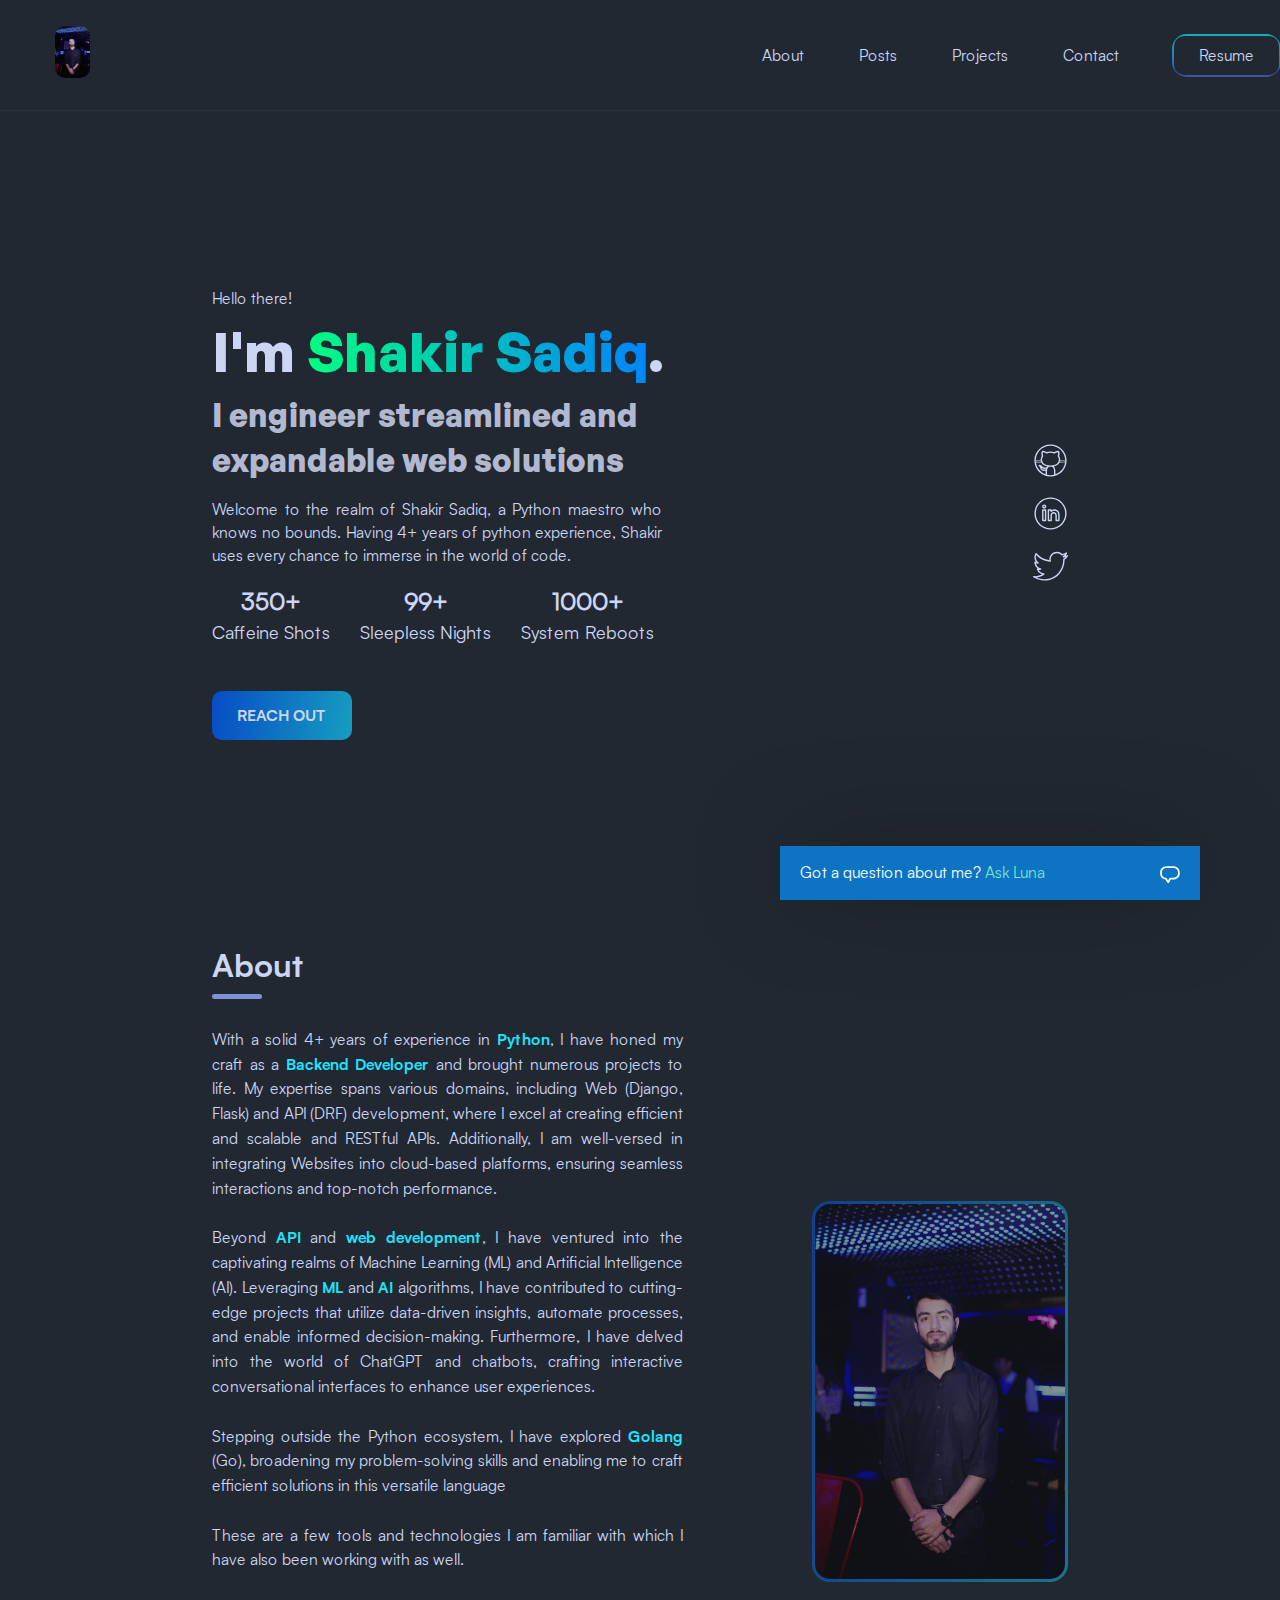
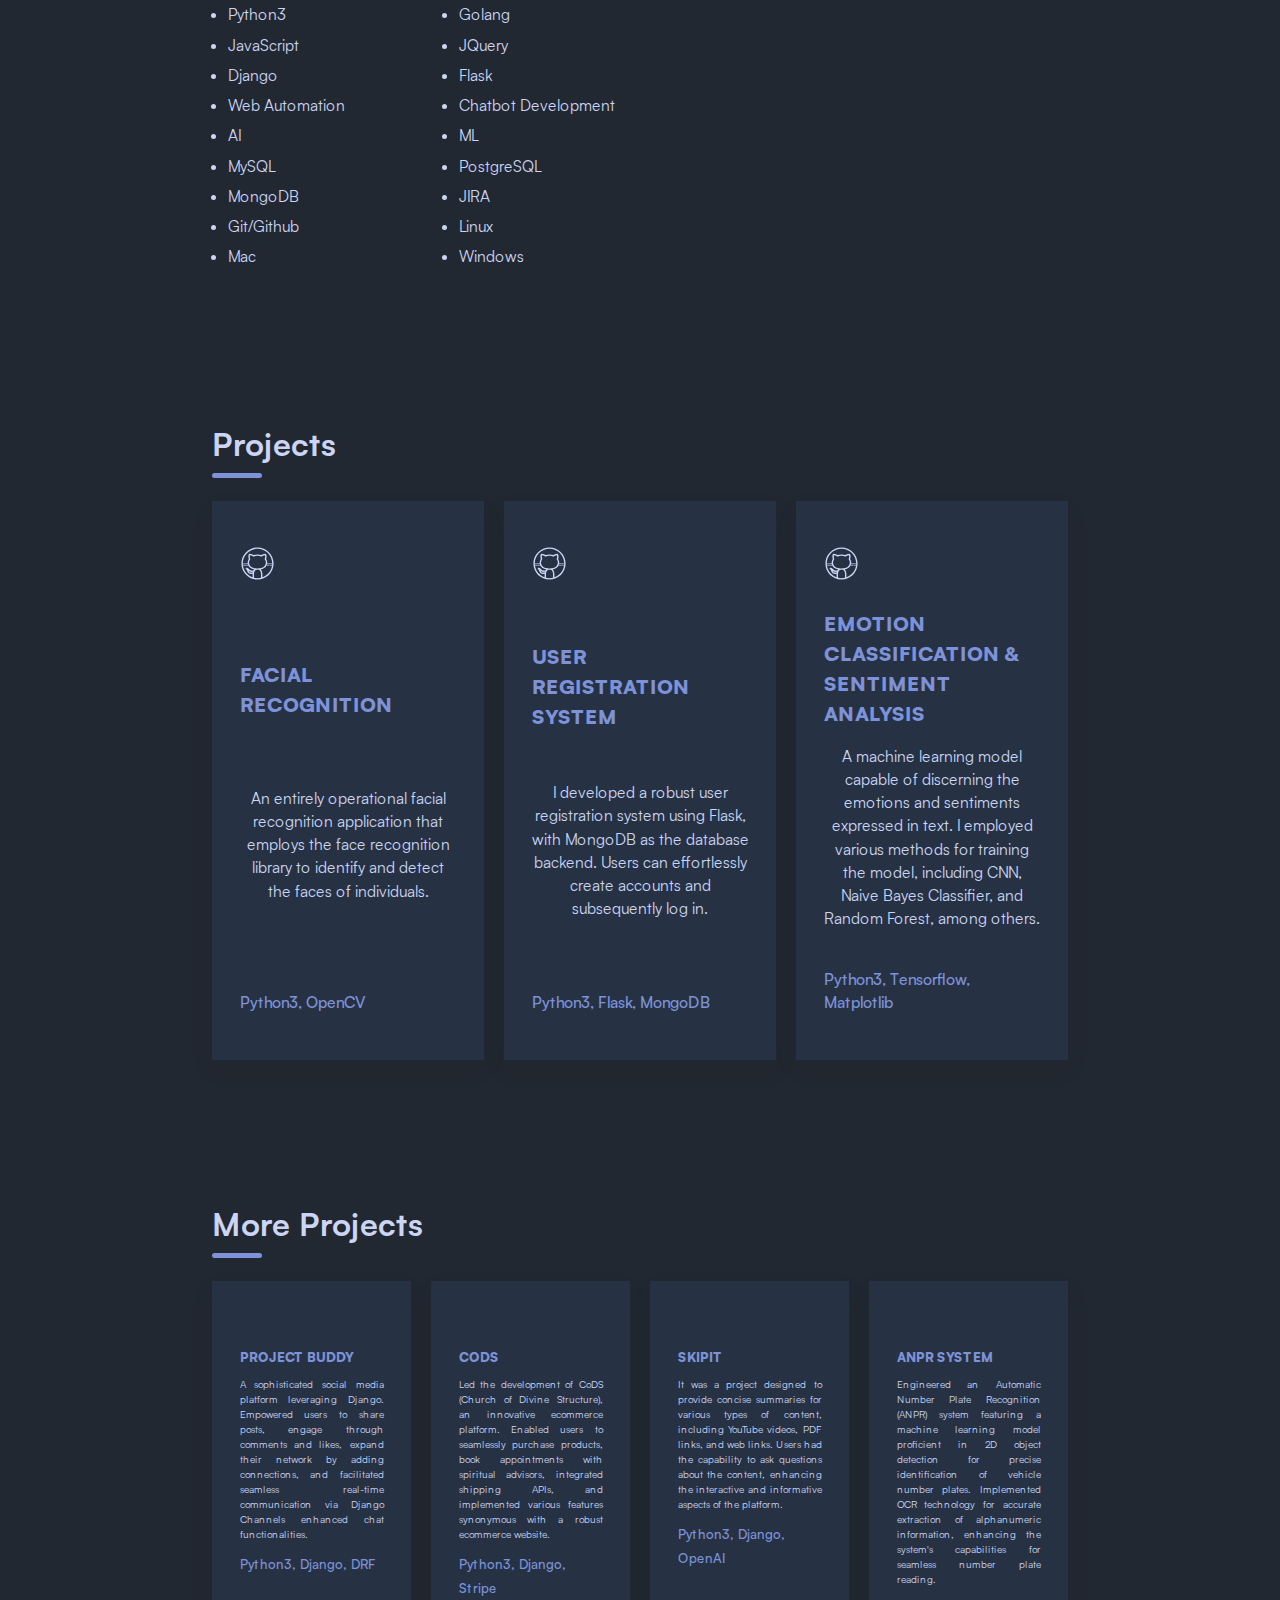
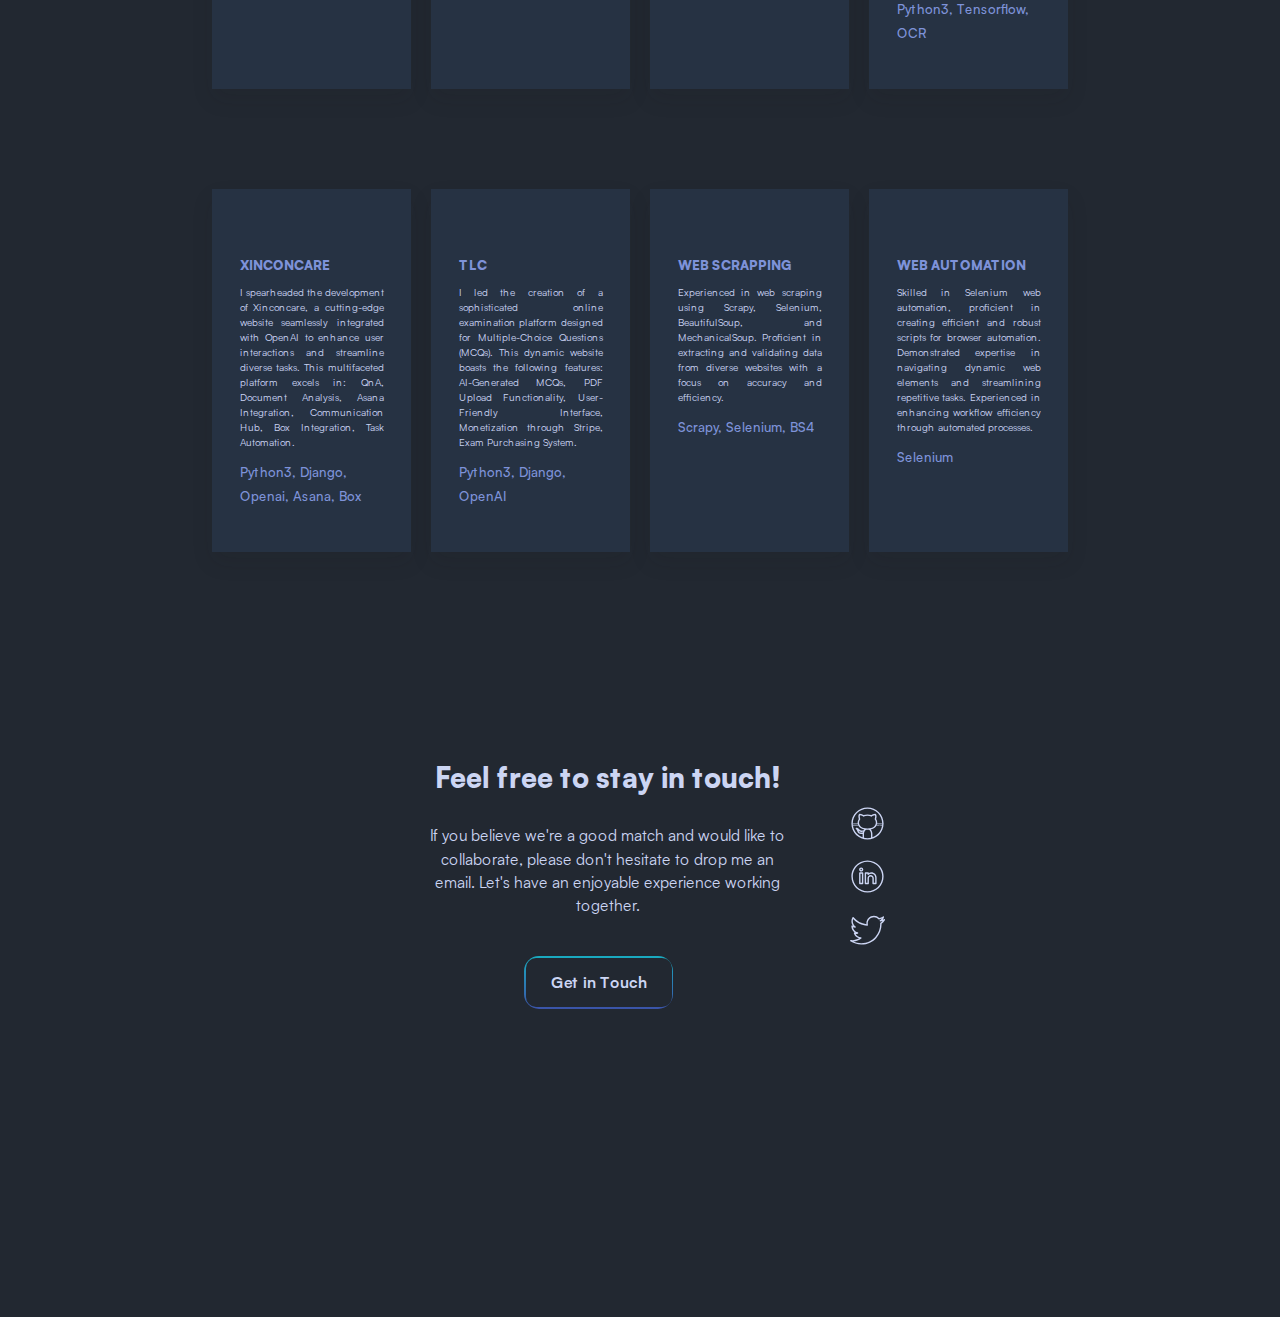
<file: index.html>
<!DOCTYPE html>
<html lang="en">

<head>
	<meta charset="utf-8">
	<meta name="viewport" content="width=device-width, initial-scale=1">

	<!-- Primary Meta Tags -->
	<title>Shakir Sadiq</title>
	<meta name="title" content="Shakir Sadiq - Software Engineer">

	<!-- site favicon link -->
	<link rel="apple-touch-icon" sizes="57x57" href="img/favicon/apple-icon-57x57.png">
	<link rel="apple-touch-icon" sizes="60x60" href="img/favicon/apple-icon-60x60.png">
	<link rel="apple-touch-icon" sizes="72x72" href="img/favicon/apple-icon-72x72.png">
	<link rel="apple-touch-icon" sizes="76x76" href="img/favicon/apple-icon-76x76.png">
	<link rel="apple-touch-icon" sizes="114x114" href="img/favicon/apple-icon-114x114.png">
	<link rel="apple-touch-icon" sizes="120x120" href="img/favicon/apple-icon-120x120.png">
	<link rel="apple-touch-icon" sizes="144x144" href="img/favicon/apple-icon-144x144.png">
	<link rel="apple-touch-icon" sizes="152x152" href="img/favicon/apple-icon-152x152.png">
	<link rel="apple-touch-icon" sizes="180x180" href="img/favicon/apple-icon-180x180.png">
	<link rel="icon" type="image/png" sizes="192x192"  href="img/favicon/android-icon-192x192.png">
	<link rel="icon" type="image/png" sizes="32x32" href="img/favicon/favicon-32x32.png">
	<link rel="icon" type="image/png" sizes="96x96" href="img/favicon/favicon-96x96.png">
	<link rel="icon" type="image/png" sizes="16x16" href="img/favicon/favicon-16x16.png">
	<link rel="manifest" href="img/favicon/manifest.json">
	<meta name="msapplication-TileColor" content="#ffffff">
	<meta name="msapplication-TileImage" content="img/favicon/ms-icon-144x144.png">
	<meta name="theme-color" content="#ffffff">
	<!-- external CSS link -->
	<link rel="stylesheet" href="css/normalize.css">
	<link rel="stylesheet" href="css/style.css">
	<style>
	.stats {
            text-align: center;
        }
        .number {
            font-size: 24px;
            font-weight: bold;
        }
        .label {
            font-size: 18px;
        }
	</style>
</head>

<body>
	<header>
		<nav>
			<a href="/">
				<img style="height: auto; width: 35px; border-radius: 10px;" src="img/shakir.jpg" alt="Logo" class="logo">
			</a>

			<ul class="nav-menu">
				<li class="nav-link">
					<a href="#about">About</a>
				</li>
				<li class="nav-link">
					<a href="https://www.buymeacoffee.com/shakirsadiq6/posts" target="_blank">Posts</a>
				</li>
				<li class="nav-link">
					<a href="#projects">Projects</a>
				</li>
				<li class="nav-link">
					<a href="#contact">Contact</a>
				</li>
				<li class="nav-link">
					<a href="https://docs.google.com/document/d/158M7zE7XPJlRYIkJAW7f9Lg1L4fjw9GYBKcYKRXs_Dg/edit"
						target="_blank">Resume</a>
				</li>

				<li class="nav-social-links social-links">
					<a href="https://github.com/shakirsadiq6" target="_blank" class="social github">
						<img src="img/github.svg" alt="GitHub Icon">
					</a>

					<a href="https://www.linkedin.com/in/shakir-sadiq-35720a19b" target="_blank" class="social linkedin">
						<img src="img/in.svg" alt="LinkedIn Icon">
					</a>

					<a href="https://twitter.com/shakirsadiq6" target="_blank" class="social twitter">
						<img src="img/twitter.svg" alt="Twitter icon">
					</a>

				</li>
			</ul>

			<button class="hamburger" type="button" name="menu button">
				<div class="menu-bar">

				</div>
			</button>
		</nav>
	</header>

	<main>
		<section>
			<span class="salutation">Hello there!</span>
			<h1>
				I'm <span class="name-highlight">Shakir Sadiq</span>.
			</h1>

			<p class="declaration" style="font-size: 32px;">I engineer streamlined and expandable web solutions</p>

			<p style="text-align: justify;">
				Welcome to the realm of Shakir Sadiq, a Python maestro who knows no bounds. Having 4+ years of python experience, Shakir uses every chance to immerse in the world of code.
			</p>

			<div id="funny-numbers" style="display: flex;">
				<div class="stats" style="margin-right: 5%;">
					<div class="number">350+</div>
					<div class="label">Caffeine Shots</div>
				</div>
				<div class="stats" style="margin-right: 5%;">
					<div class="number">99+</div>
					<div class="label">Sleepless Nights</div>
				</div>
				<div class="stats">
					<div class="number">1000+</div>
					<div class="label">System Reboots</div>
				</div>
			</div>

			<div class="cta-box">
				<a href="#contact" class="cta cta1">Reach Out</a>
			</div>
		</section>

		<aside class="main-social-links social-links">
			<a href="https://github.com/shakirsadiq6" target="_blank" class="social github">
				<img src="img/github.svg" alt="GitHub Icon">
			</a>

			<a href="https://www.linkedin.com/in/shakir-sadiq-35720a19b" target="_blank" class="social linkedin">
				<img src="img/in.svg" alt="LinkedIn Icon">
			</a>

			<a href="https://twitter.com/shakirsadiq6" target="_blank" class="social twitter">
				<img src="img/twitter.svg" alt="Twitter icon">
			</a>

		</aside>
	</main>

	<section id="about">
		<div class="separator">
			<h2>About</h2>
		</div>

		<div>
			<p class="about-text" style="text-align: justify;">
				With a solid 4+ years of experience in <span>Python</span>, I have honed my craft as a <span>Backend Developer</span>
				and brought numerous projects to life. My expertise spans various domains, including Web
				(Django, Flask) and API (DRF) development, where I excel at creating efficient and scalable 
				and RESTful APIs. Additionally, I am well-versed in integrating Websites into cloud-based platforms,
				ensuring seamless interactions and top-notch performance.
				<br>
				<br>
				Beyond <span>API</span> and <span>web development</span>, I have ventured into the captivating realms of Machine Learning (ML)
				and Artificial Intelligence (AI). Leveraging <span>ML</span> and <span>AI</span> algorithms, I have contributed to
				cutting-edge projects that utilize data-driven insights, automate processes, and enable informed
				decision-making. Furthermore, I have delved into the world of ChatGPT and chatbots, crafting interactive
				conversational interfaces to enhance user experiences.
				<br>
				<br>
				Stepping outside the Python ecosystem, I have explored <span>Golang</span> (Go), broadening my problem-solving skills
				and enabling me to craft efficient solutions in this versatile language
				<br>
				<br>
				These are a few tools and technologies I am familiar with which I have also been working with as well.
			</p>

			<ul>
				<li class="tool">Python3</li>
				<li class="tool">Golang</li>
				<li class="tool">JavaScript</li>
				<li class="tool">JQuery</li>
				<li class="tool">Django</li>
				<li class="tool">Flask</li>
				<li class="tool">Web Automation</li>
				<li class="tool">Chatbot Development</li>
				<li class="tool">AI</li>
				<li class="tool">ML</li>
				<li class="tool">MySQL</li>
				<li class="tool">PostgreSQL</li>
				<li class="tool">MongoDB</li>
				<li class="tool">JIRA</li>
				<li class="tool">Git/Github</li>
				<li class="tool">Linux</li>
				<li class="tool">Mac</li>
				<li class="tool">Windows</li>
			</ul>
		</div>

		<div class="img-box">
			<img src="img/shakir.jpg" class="profile-img" alt="Profile Image">
		</div>
	</section>

	<section id="projects">
		<div class="separator">
			<h2>Projects</h2>
		</div><br>
		<div class="other-projects-box">
			<div class="notable-projects-box">
				<div class="side-project">
					<div>
						<a href="https://github.com/Shakirsadiq6/FaceRecognitionAttendanceSystem" target="_blank">
							<img src="img/github.svg" alt="github repo link icon">
						</a>
					</div>

					<h3>Facial Recognition</h3>

					<p style="text-align: center;">
						An entirely operational facial recognition application that employs the face recognition
						library to identify and detect the faces of individuals.
					</p>

					<span>Python3, OpenCV</span>
				</div>

				<div class="side-project">
					<div>
						<a href="https://github.com/Shakirsadiq6/User_Login_System_Flask_MongoDB" target="_blank">
							<img src="img/github.svg" alt="github repo link icon">
						</a>
					</div>

					<h3>User Registration System</h3>

					<p style="text-align: center;">
						I developed a robust user registration system using Flask, with MongoDB as the database backend. 
						Users can effortlessly create accounts and subsequently log in.
					</p>

					<span>Python3, Flask, MongoDB</span>
				</div>

				<div class="side-project">
					<div>
						<a href="https://github.com/Shakirsadiq6/emotion-classification-sentiment-analysis" target="_blank">
							<img src="img/github.svg" alt="github repo link icon">
						</a>
					</div>

					<h3>Emotion Classification & Sentiment Analysis</h3>

					<p style="text-align: center;">
						A machine learning model capable of discerning the emotions and sentiments expressed in text. 
						I employed various methods for training the model, including CNN, Naive Bayes Classifier, and 
						Random Forest, among others.
					</p>

					<span>Python3, Tensorflow, Matplotlib</span>
				</div>
			</div>
		</div>
	</section>

	<section id="more_projects">
		<div class="separator">
			<h2>More Projects</h2>
		</div><br>
		<div class="other-projects-box">
			<div class="notable-projects-box">
				<div class="side-project" style="display: inline;">
					<h3 style="font-size: small;">Project Buddy</h3>
					<p style="font-size: x-small; text-align: justify;">A sophisticated social media platform leveraging Django. Empowered users to share posts, engage through comments and likes, expand their network by adding connections, and facilitated seamless real-time communication via Django Channels enhanced chat functionalities.</p>
					<span style="font-size: small;">Python3, Django, DRF</span>
				</div>
				<div class="side-project" style="display: inline;">
					<h3 style="font-size: small;">CoDs</h3>
					<p style="font-size: x-small; text-align: justify;">Led the development of CoDS (Church of Divine Structure), an innovative ecommerce platform. Enabled users to seamlessly purchase products, book appointments with spiritual advisors, integrated shipping APIs, and implemented various features synonymous with a robust ecommerce website.</p>
					<span style="font-size: small;">Python3, Django, Stripe</span>
				</div>
				<div class="side-project" style="display: inline;">
					<h3 style="font-size: small;">SkipIt</h3>
					<p style="font-size: x-small; text-align: justify;">It was a project designed to provide concise summaries for various types of content, including YouTube videos, PDF links, and web links. Users had the capability to ask questions about the content, enhancing the interactive and informative aspects of the platform.</p>
					<span style="font-size: small;">Python3, Django, OpenAI</span>
				</div>
				<div class="side-project" style="display: inline;">
					<h3 style="font-size: small;">ANPR system</h3>
					<p style="font-size: x-small; text-align: justify;">Engineered an Automatic Number Plate Recognition (ANPR) system featuring a machine learning model proficient in 2D object detection for precise identification of vehicle number plates. Implemented OCR technology for accurate extraction of alphanumeric information, enhancing the system's capabilities for seamless number plate reading.</p>
					<span style="font-size: small;">Python3, Tensorflow, OCR</span>
				</div>
			</div>
		</div>
		<div class="other-projects-box">
			<div class="notable-projects-box">
				<div class="side-project" style="display: inline;">
					<h3 style="font-size: small;">Xinconcare</h3>
					<p style="font-size: x-small; text-align: justify;">I spearheaded the development of Xinconcare, a cutting-edge website seamlessly integrated with OpenAI to enhance user interactions and streamline diverse tasks. This multifaceted platform excels in: QnA, Document Analysis, Asana Integration, Communication Hub, Box Integration, Task Automation.</p>
					<span style="font-size: small;">Python3, Django, Openai, Asana, Box</span>
				</div>
				<div class="side-project" style="display: inline;">
					<h3 style="font-size: small;">TLC</h3>
					<p style="font-size: x-small; text-align: justify;">I led the creation of a sophisticated online examination platform designed for Multiple-Choice Questions (MCQs). This dynamic website boasts the following features: AI-Generated MCQs, PDF Upload Functionality, User-Friendly Interface, Monetization through Stripe, Exam Purchasing System.</p>
					<span style="font-size: small;">Python3, Django, OpenAI</span>
				</div>
				<div class="side-project" style="display: inline;">
					<h3 style="font-size: small;">Web Scrapping</h3>
					<p style="font-size: x-small; text-align: justify;">Experienced in web scraping using Scrapy, Selenium, BeautifulSoup, and MechanicalSoup. Proficient in extracting and validating data from diverse websites with a focus on accuracy and efficiency.</p>
					<span style="font-size: small;">Scrapy, Selenium, BS4</span>
				</div>
				<div class="side-project" style="display: inline;">
					<h3 style="font-size: small;">Web Automation</h3>
					<p style="font-size: x-small; text-align: justify;">Skilled in Selenium web automation, proficient in creating efficient and robust scripts for browser automation. Demonstrated expertise in navigating dynamic web elements and streamlining repetitive tasks. Experienced in enhancing workflow efficiency through automated processes.</p>
					<span style="font-size: small;">Selenium</span>
				</div>
			</div>
		</div>
	</section>

	<section id="contact">
		<div>
			<h4 style="font-size: 28px;">Feel free to stay in touch!</h4>

			<p>
				If you believe we're a good match and would like to collaborate, please don't hesitate to
				drop me an email. Let's have an enjoyable experience working together.
			</p>

			<a href="mailto:shakirsadiq24@gmail.com" class="cta cta2" target="_blank">Get in Touch</a>
		</div>

		<aside class="contact-social-links social-links">
			<a href="https://github.com/shakirsadiq6" target="_blank" class="social github">
				<img src="img/github.svg" alt="GitHub Icon">
			</a>

			<a href="https://www.linkedin.com/in/shakir-sadiq-35720a19b" target="_blank" class="social linkedin">
				<img src="img/in.svg" alt="LinkedIn Icon">
			</a>

			<a href="https://twitter.com/shakirsadiq6" target="_blank" class="social twitter">
				<img src="img/twitter.svg" alt="Twitter icon">
			</a>

		</aside>
	</section>
	<div class="chatbot chatbot--closed">
		<div class="chatbot__header">
		  <p><strong>Got a question about me?</strong> <span class="u-text-highlight">Ask Luna</span></p>
		  <svg class="chatbot__close-button icon-speech" viewBox="0 0 32 32">
			<use xlink:href="#icon-speech" />
		  </svg>
		  <svg class="chatbot__close-button icon-close" viewBox="0 0 32 32">
			<use xlink:href="#icon-close" />
		  </svg>
		</div>
		<div class="chatbot__message-window">
		  <ul class="chatbot__messages">
			<li class="is-ai animation">
			  <div class="is-ai__profile-picture">
				<svg class="icon-avatar" viewBox="0 0 32 32">
				  <use xlink:href="#avatar" />
				</svg>
			  </div>
			  <span class="chatbot__arrow chatbot__arrow--left"></span>
			  <p class='chatbot__message'>Hi there 🖐. I’m Luna, your virtual ai assistant.</p>
			</li>
			<!-- Answer and response added here -->
		  </ul>
		</div>
		<div class="chatbot__entry chatbot--closed">
		  <input type="text" class="chatbot__input" placeholder="Write a message..." />
		  <svg class="chatbot__submit" viewBox="0 0 32 32">
			<use xlink:href="#icon-send" />
		  </svg>
		</div>
	  </div>
	  
	  <!-- Symbols -->
	  <svg>
		<!-- Close icon -->
		<symbol id="icon-close" viewBox="0 0 32 32">
		  <title>Close</title>
		  <path d="M2.624 8.297l2.963-2.963 23.704 23.704-2.963 2.963-23.704-23.704z" />
		  <path d="M2.624 29.037l23.704-23.704 2.963 2.963-23.704 23.704-2.963-2.963z" />
		</symbol>
	  
		<!-- Speech icon -->
		<symbol id="icon-speech" viewBox="0 0 32 32">
		  <title>Speech</title>
		  <path d="M21.795 5.333h-11.413c-0.038 0-0.077 0-0.114 0l-0.134 0.011v2.796c0.143-0.006 0.273-0.009 0.385-0.009h11.277c0.070 0 7.074 0.213 7.074 7.695 0 5.179-2.956 7.695-9.036 7.695h-3.792c-0.691 0-1.12 0.526-1.38 1.159l-1.387 3.093-1.625 3.77 0.245 0.453h2.56l2.538-5.678h2.837c7.633 0 11.84-3.727 11.84-10.494 0.001-8.564-7.313-10.492-9.875-10.492z" />
		  <path d="M10.912 24.259c-0.242-0.442-0.703-0.737-1.234-0.737-0 0-0 0-0 0h-0.56c-0.599-0.011-1.171-0.108-1.71-0.28l0.042 0.012c-1.82-0.559-4.427-2.26-4.427-7.424 0-6.683 5.024-7.597 7.109-7.686v-2.8c-2.042 0.095-9.91 1.067-9.91 10.483 0 4.832 1.961 7.367 3.606 8.64 1.38 1.067 3.109 1.744 4.991 1.843l0.033 0.019 2.805 5.211 1.41-3.273z" />
		</symbol>
	  
		<!-- Send icon -->
		<symbol id="icon-send" viewBox="0 0 32 32">
		  <title>Send</title>
			<defs>
			<style>.cls-1{fill:none;stroke:#000000;stroke-linecap:round;stroke-linejoin:round;stroke-width:2px;}</style>
			</defs>
			<title/>
			<g data-name="12-sent" id="_12-sent">
			<polygon class="cls-1" points="19 31 13 19 1 13 31 1 19 31"/>
			<line class="cls-1" x1="13" x2="25" y1="19" y2="7"/>
			</g>
		</symbol>
		
		<!-- Avatar icon -->
		<symbol id="avatar" width="32" height="32" viewBox="0 0 48 48">
			<title>Avatar</title>
			<path fill="#efad60" d="M20.998,35.002v8.999h8.001v-8.999H20.998z"></path>
			<path fill="#424242" d="M25.999,35.001v9l3.984-0.624	c0.672-0.305,1.344-0.72,2.016-1.376l0.976-1.243l1.579-4.125l-4.185-4.763L25.999,35.001z"></path>
			<path fill="#a07416" d="M35.999,27.001c3.961,4.612,7,10.603,7,16	c-1.899-0.059-5.896-1.351-8-4c-0.607,1.295-1.804,2.148-3,3c0.439-1.305,1-2.627,1-4c0-1.513-0.763-2.513-2-4l-0.381-5.221	L35.999,27.001z"></path>
			<path fill-rule="evenodd" d="M14.998,32.002v6.999h7.001v-6.999	H14.998z" clip-rule="evenodd"></path>
			<path fill="#ffb74d" d="M33.999,30.001c-1.584,3.968-5.429,7-10,7	c-2.687,0-5.389-1.789-7-4l0.099-6.941l6.92-7.92l11.48,3.44L33.999,30.001z"></path>
			<path fill="#784719" d="M18.997,27.502c0-1.38,1.121-2.501,2.501-2.501	c1.38,0,2.501,1.121,2.501,2.501c0,0.172-0.017,0.339-0.051,0.5h-1.22c-0.345-0.597-0.992-1-1.731-1	c-0.856,0-1.588,0.539-1.873,1.297C19.042,28.047,18.997,27.781,18.997,27.502z"></path>
			<path fill="#424242" d="M15.837,35.662c4.056,1.239,7.655,1.997,10.175,4.976	l-2.012,5.363c-2.333-0.563-4.667-1.153-7-2l-2.631-2.871l0.14-4.42L15.837,35.662z"></path>
			<path fill="#a07416" d="M38.999,23.001c-0.343,4.332-2.815,6.883-7,8	c0.987-1.341,1-4,1-7c-2,0-3,0-5-2c-0.36,1.449-1.965,3.177-4,5v-5c-1.441,2.023-3.101,3.7-5,5c0,5.484-3,8.948-3,14	c0,1.053,0.469,2,1,3c-1.528-0.199-2.884-0.812-4-2c-2.711,1.241-4.545,3.008-6,5c-3.635-1.301-6-3.176-6-6	c0-3.244,5.468-8.367,9-12l3.473-8.527l10.4-9.149l10.451-0.1l6.149,7.849L38.999,23.001z"></path>
			<path fill="#424242" d="M-0.001,28.001c0-2.189,4.368-7.412,8-10v-5	c-2.176,0-3.604-0.436-5-1c4.713-4.536,8.619-12,15-12c3.245,0,6.029,3.331,8.109,5.392c2.179-0.895,4.48-1.392,6.891-1.392	c6,0,11,5.816,11,11c0,3-2.203,6.189-5,8c0-4.199-4-9-12-9c-12,0-12,17-21,17C2.761,31.001-0.001,29.745-0.001,28.001z"></path>
			<path fill-rule="evenodd" d="M7.998,18.002v-4.001h7.231	c-1.029,1.261-2,2.603-2.912,4.001H7.998z" clip-rule="evenodd"></path>
			<path fill="#90caf9" fill-rule="evenodd" d="M22.999,6.501	c0-1.103,0.22-1.5,1.5-1.5c0.479,0,0.905,0.225,1.179,0.575c-0.892,0.392-1.764,0.849-2.613,1.367	C23.022,6.803,22.999,6.655,22.999,6.501z" clip-rule="evenodd"></path>
			<path fill="#eceff1" d="M22.995,31.501c0-0.171,0.017-0.337,0.051-0.5h4.891	c0.033,0.163,0.052,0.329,0.052,0.5c0,0.172-0.017,0.339-0.051,0.5l-2.384,0.741l-2.509-0.741	C23.011,31.839,22.995,31.673,22.995,31.501z"></path>
			<path fill="red" fill-rule="evenodd" d="M23.045,32.001h4.893	c-0.232,1.141-1.241,2-2.445,2C24.286,34.001,23.277,33.142,23.045,32.001z" clip-rule="evenodd"></path>
			<path fill="#784719" d="M27.998,27.501c0-1.38,1.121-2.501,2.501-2.501	c1.38,0,2.501,1.121,2.501,2.501c0,0.172-0.017,0.339-0.051,0.5h-1.22c-0.345-0.597-0.992-1-1.731-1	c-0.856,0-1.588,0.539-1.873,1.297C28.043,28.046,27.998,27.779,27.998,27.501z"></path>
			<path fill="#ffca28" d="M28.471,48.001l-0.473-2.712l2.001-1.92l-2.765-0.395	l-1.235-2.468l-1.236,2.468l-2.764,0.395l1.999,1.92l-0.471,2.712l2.471-1.28L28.471,48.001z"></path>
			<path fill="#90caf9" fill-rule="evenodd" d="M19.999,7.001	c0-1.007-1.059-2-2-2c-1.455,0-2.705,0.965-4,2c1.925,0.325,2.627,1,4,1C18.762,8.001,19.999,7.745,19.999,7.001z" clip-rule="evenodd"></path>
			<path d="M11.369,19.471c-0.463-0.3-0.595-0.92-0.295-1.383	c2.964-4.535,6.155-8.445,10.971-11.109c0.883-0.488,1.875-0.917,2.835-1.229c0.408-0.133,0.823-0.232,1.228-0.36	c-1.213,0.795-2.331,1.525-3.468,2.436c-3.881,3.108-7.231,7.165-9.888,11.351C12.451,19.639,11.831,19.771,11.369,19.471z"></path>
		</symbol>
	  </svg>
	<script type="text/javascript" src="js/script.js"></script>
	<script type="text/javascript" src="js/main.js"></script>
</body>

</html>
</file>
<file: css/style.css>
/* FONT LINK/IMPORT */
@import url(../css/font-root-styles/general-sans.css);
@import url(../css/font-root-styles/okinesans.css);
@import url(../css/font-root-styles/satoshi.css);

/* Box Model Hack */
* {
  box-sizing: border-box;
}

/* Clear fix hack */
.clearfix:after {
  content: ".";
  display: block;
  clear: both;
  visibility: hidden;
  line-height: 0;
  height: 0;
}

.clear {
  clear: both;
}

/******************************************
/* BASE STYLES
/*******************************************/
html {
  font-size: 62.5%;
}

html,
body {
  scroll-behavior: smooth;
}

body {
  background-color: rgb(34, 40, 49);

  font-family: "Satoshi 400";
  font-size: 1.5rem;
  font-weight: 300;
  line-height: 1.5;
  color: rgb(204, 213, 243);
}

header,
main,
main ~ section,
footer {
  padding: 2rem;
}

h1,
.declaration {
  margin: 0;

  font-family: "GeneralSans 700";
  font-size: 3.5rem;
}

h2 {
  margin: 0;
  font-size: 2.8rem;
  font-family: "Satoshi 700";
}

h3 {
  font-family: "Satoshi 900";
  font-size: 2rem;
}

.separator {
  margin-bottom: 1rem;
}

.featured-projects-box h3 {
  background: -webkit-linear-gradient(
    90.98deg,
    rgba(24, 185, 207, 0.9) -2.14%,
    #6688ff 103.54%
  );
  -webkit-background-clip: text;
  -webkit-text-fill-color: transparent;
  background-clip: text;
}

img {
  height: auto;
}

a {
  text-decoration: none;
}

a > img {
  width: 3rem;
}

a > img:hover {
  transform: scale(1.05);
  transition: all 0.4s ease-in-out;
}

/******************************************
/* LAYOUT
font-family: 'Fira Mono', monospace;
font-family: 'Fira Sans', sans-serif;
/*******************************************/
/* HEADER AND NAV STYLING */
header {
  padding: 1rem 2rem;
  border-bottom: 1px solid rgb(38, 50, 67);
}

nav {
  display: flex;
  justify-content: space-between;
  align-items: center;
}

nav img {
  width: 55px;
  z-index: 2;
}

.nav-menu {
  position: fixed;
  display: contents;
  top: -2rem;
  right: -200vh;
  height: 100vh;
  width: 75vw;

  list-style: none;
  padding: 0;
  display: flex;
  flex-direction: column;
  justify-content: center;
  align-items: center;
  gap: 2.5rem;

  background: rgb(31, 38, 49);
  transition: all 0.5s ease-in-out;

  z-index: 2;
}

.nav-menu.is-active {
  top: 0;
  right: 0;
  margin: 0;

  box-shadow: 0 1rem 5rem 0 rgba(0, 0, 0, 0.3);
}

/**************************
/* HAMBURGER, MENU-BAR STYLING 
**************************/
.hamburger {
  height: 3.5rem;
  width: 3.5rem;
  padding: 0;
  appearance: none;
  border: none;
  outline: none;
  background: none;
  cursor: pointer;
  z-index: 2;
}

.hamburger.is-active {
  position: fixed;
  top: 2.3rem;
  right: 2rem;
  background: rgb(31, 38, 49);
}

.menu-bar {
  position: relative;
  width: 100%;
}

.menu-bar,
.menu-bar::before,
.menu-bar::after {
  height: 0.2rem;
  border-radius: 0.5rem;
  background: rgba(24, 185, 207, 0.9);
  transition: all 0.5s ease-in-out;
}

.menu-bar::before {
  position: absolute;
  content: "";
  top: -1.1rem;
  right: 0;
  width: 70%;
  transition: all 0.5s ease-in-out;
}

.menu-bar::after {
  position: absolute;
  content: "";
  bottom: -1.1rem;
  right: 0;
  width: 70%;
  transition: all 0.5s ease-in-out;
}

.menu-bar.is-active {
  background: transparent;
}

.menu-bar.is-active::before {
  width: 100%;
  transform: rotate(45deg) translateX(1.5rem);
}

.menu-bar.is-active::after {
  width: 100%;
  transform: rotate(-45deg) translateX(1.5rem);
}

/* ***********************
/* NAV LINKS STYLES
*************************/
.nav-link a {
  color: rgb(204, 213, 243);
}

.nav-link a:hover {
  color: rgba(24, 185, 207, 0.9);
}

.nav-link:nth-child(5):hover {
  transform: scale(1.08);
  background: transparent;
  transition: transform 0.4s ease-in-out;
}

.nav-link:nth-child(5) a {
  display: block;
  padding: 0.8rem 2.5rem;
  cursor: pointer;
}

.nav-link:nth-child(5) a {
  color: rgb(204, 213, 243);
}

.nav-social-links {
  padding: 2.5rem 0;
  width: 80%;
  display: flex;
  justify-content: space-evenly;
}

.social-links img {
  width: 3.5rem;
  height: 3.5rem;
}

.social-links img:hover {
  transform: scale(1.03);
  transition: transform 0.4s ease-in-out;
}

/************************
/* MAIN SECTION STYLING 
************************/
main {
  min-height: 85vh;
  display: flex;
  justify-content: center;
  align-items: center;
}

.name-highlight {
  background: -webkit-linear-gradient(
    top right,
    rgba(0, 128, 255, 1),
    rgba(0, 255, 128, 1)
  );
  -webkit-background-clip: text;
  -webkit-text-fill-color: transparent;
  background-clip: text;
}


.declaration {
  margin: 0;

  font-size: 2.5rem;
  line-height: 1.4;
  color: rgb(178, 185, 207);
}

.cta-box {
  margin-top: 4rem;
}

.cta,
.cta1 {
  font-family: "Satoshi 700";
}

.cta {
  display: inline-block;
  width: 12rem;
  margin: 0.5rem 1.8rem;
  margin-left: 0;
  padding: 1rem 1.5rem;
  border-radius: 1rem;
  background: linear-gradient(
    99.41deg,
    #002cc7 -39.51%,
    rgba(24, 185, 207, 0.9) 116.85%
  );

  text-align: center;
  text-decoration: none;
  color: rgb(204, 213, 243);
}

.cta1 {
  text-transform: uppercase;
  font-weight: 500;
}

.cta:hover {
  transform: scale(1.05);
  transition: transform 0.4s ease-in-out;
}

.cta2,
.nav-link:nth-child(5) {
  position: relative;
  border-radius: 1rem;
  border-image-slice: 1;
  border-image-source: linear-gradient(
    180deg,
    rgba(24, 185, 207, 0.9) 0%,
    #3b53a8 100%
  );
  background: rgb(34, 40, 49);
}

.cta2::after,
.nav-link:nth-child(5)::after {
  position: absolute;
  content: "";
  top: -1.8px;
  bottom: -1.8px;
  left: -1.8px;
  right: -1.8px;
  background: linear-gradient(180deg, rgba(24, 185, 207, 0.9) 0%, #3b53a8 100%);
  z-index: -1;
  border-radius: 1.5rem;
}

.main-social-links {
  display: none;
}

/* ABOUT SECTION STYLING */
#about {
  display: flex;
  flex-direction: column;
  justify-content: center;
  align-items: center;

  padding-bottom: 10rem;
}

.separator {
  position: relative;
  align-self: flex-start;
}

.separator::after {
  content: "";
  position: absolute;
  bottom: -1rem;
  left: 0;
  width: 5rem;
  height: 0.5rem;
  border-radius: 3.5rem;
  background-color: rgb(126, 146, 217);
}

.about-text {
  padding-top: 1.2rem;
  line-height: 1.6;
}

.about-text span {
  font-family: "Satoshi 700";
  color: rgb(29, 228, 255);
}

.about-text + ul {
  display: flex;
  flex-flow: row wrap;
  justify-content: space-between;
  gap: 0.7rem;
  padding: 1.55rem;
}

.tool {
  width: 45%;
  margin-right: 1rem;
}

.img-box {
  position: relative;
  display: flex;
  justify-content: center;
  align-items: center;
  margin-top: 3.5rem;
  padding: 0.3rem;
  border-radius: 1.8rem;
  background: linear-gradient(
    99.41deg,
    #002cc7 -39.51%,
    rgba(24, 185, 207, 0.9) 116.85%
  );
}

.img-box::before {
  content: "";
  position: absolute;
  left: 0;
  top: 0;
  width: 100%;
  height: 100%;
  background: rgba(34, 40, 49, 0.35);
}

.profile-img {
  width: 25rem;
  border-radius: 1.5rem;
  object-fit: fill;
}

/* PROJECTS SECTION STYLING */
.featured-projects-box,
.other-projects-box {
  display: flex;
  flex-direction: column;
  justify-content: center;
  align-items: center;
  gap: 3.5rem;
  padding-bottom: 10rem;
}

.project {
  display: flex;
  flex-direction: column-reverse;

  max-width: 35rem;
  max-height: 58rem;
  background: rgb(38, 50, 67);
  box-shadow: 0 1rem 2rem 0 rgba(27, 27, 27, 0.1);

  border-radius: 1.2rem;
}

.project-details-box {
  padding: 2.5rem;
  padding-bottom: 0;
}

.project-main-info span,
h3 {
  margin: 0;
  text-transform: uppercase;
}

.project-main-info p > a {
  font-family: "Satoshi 700";
  color: rgb(29, 228, 255);
}

.project-main-info p > a:hover {
  text-decoration: underline;
}

.project-links {
  display: flex;
  align-items: center;
  gap: 2rem;
}

.project-tools p {
  background: linear-gradient(
    150deg,
    rgba(29, 228, 255, 0.81) -6.94%,
    rgba(59, 83, 168, 0.9) 97.22%
  );
  -webkit-background-clip: text;
  -webkit-text-fill-color: transparent;
  background-clip: text;

  padding-bottom: 0.3rem;

  font-family: "Satoshi 700";
}

.project-image-box {
  position: relative;
}

.project-img-link {
  display: block;
  width: 100%;
  height: 100%;
}

.project-img-link > img {
  width: 100%;
  height: 100%;
  object-fit: cover;
  border-radius: 1.2rem 1.2rem 0 0;
}

.project-img-link > img:hover {
  transform: none;
}

.notable-projects-box {
  display: flex;
  flex-direction: column;
  gap: 2rem;
}

.side-project {
  padding: 4.5rem 2.75rem;
  max-width: 35rem;
  background: rgba(38, 50, 67, 1);
  box-shadow: 0 1rem 2rem 0 rgba(27, 27, 27, 0.1);

  display: flex;
  flex-direction: column;
  justify-content: space-between;
}

.side-project > div {
  display: flex;
  justify-content: space-between;
  align-items: center;
  padding-right: 2rem;
}

.side-project img {
  width: 3.5rem;
}

.side-project h3,
.side-project span {
  margin: 2.2rem 0 0;
  color: #7e92d9;
}

.side-project span {
  font-family: "Satoshi 500";
}

/* CONTACT SECTION STYLING */
#contact {
  display: flex;
  flex-direction: column;
  justify-content: center;
  align-items: center;
  padding-bottom: 10rem;

  text-align: center;
}

#contact > div {
  padding-bottom: 4rem;
}

#contact span {
  font-family: "Satoshi 500";
  font-size: 1.6rem;
  color: rgba(126, 146, 217, 1);
}

h4 {
  margin: 1rem;

  font-family: "Satoshi 900";
  font-size: 3rem;
}

h4 + p {
  padding: 1rem 0 2rem;
}

#contact > aside {
  display: flex;
  justify-content: center;
  gap: 1.2rem;
}

/* FOOTER STYLING */
footer {
  width: 100%;
  padding: 1.2rem;
  border-top: 0.1rem solid rgb(38, 50, 67);

  font-size: 1.3rem;
  text-align: center;
  color: rgb(143, 148, 164);
}

footer span {
  background: linear-gradient(
    210deg,
    rgba(29, 228, 255, 0.81) -6.94%,
    rgba(59, 83, 168, 0.9) 97.22%
  );
  -webkit-background-clip: text;
  -webkit-text-fill-color: transparent;
  background-clip: text;
}

/******************************************
/* ADDITIONAL STYLES
/* MEDIA QUERIES
/*******************************************/
@media screen and (min-width: 720px) {
  body {
    display: flex;
    flex-direction: column;
    justify-content: center;
    align-items: center;

    font-size: 1.55rem;
  }

  header {
    width: 100%;
  }

  .nav-social-links {
    display: none;
  }

  main {
    min-height: 90vh;
    width: 90vw;

    justify-content: space-between;
  }

  main section {
    width: 47rem;
  }

  h1,
  .declaration {
    font-size: 3.5rem;
  }

  .cta,
  .cta1,
  .cta2 {
    width: fit-content;
    padding: 1.3rem 2.5rem;
  }

  .main-social-links,
  .contact-social-links {
    display: flex;
    flex-direction: column;
    gap: 1.1rem;
  }

  #about {
    flex-flow: row wrap;
    justify-content: space-between;
  }

  .separator {
    width: 100%;
  }

  #about .separator + div {
    width: 55vw;
  }

  .featured-projects-box {
    flex-flow: row wrap;
    justify-content: space-evenly;
  }

  .other-projects-box .separator::after {
    width: 0;
  }

  .other-projects-box h2 {
    text-align: center;
    text-decoration: underline;
  }

  .notable-projects-box {
    flex-flow: row wrap;
    justify-content: center;
  }

  .side-project {
    width: 35rem;
  }

  #contact {
    margin: 3rem 0;

    flex-direction: row;
    justify-content: center;
    gap: 2.5rem;
  }

  #contact div {
    width: 55vw;
    padding: 2.5rem;
  }
}

@media screen and (min-width: 1024px) {
  body > * {
    width: 85vw;
  }

  header {
    width: 100%;
    padding: 2rem 3.5rem;
  }

  .logo {
    width: 7.5rem;
  }

  main section {
    width: 52rem;
  }

  h1 {
    font-size: 5.5rem;
  }

  h2 {
    font-size: 3.2rem;
  }

  .declaration {
    font-size: 3.2rem;
  }

  #about .separator + div {
    width: 48vw;
  }

  .separator ~ .project {
    position: relative;
    min-width: 100%;
    gap: 2.5rem;
    margin-top: 4.5rem;
    background: none;
  }

  .separator ~ .project:nth-child(even) {
    flex-direction: row;
  }

  .separator ~ .project:nth-child(odd) {
    flex-direction: row-reverse;

    text-align: right;
  }

  .project {
    box-shadow: none;
  }

  .project-details-box {
    position: relative;
    margin-top: 2.5rem;
    padding: 0;
    max-width: 50%;
  }

  .project-main-info {
    position: relative;
    padding: 2rem;
    border-radius: 0.8rem;
    background: rgb(38, 50, 67);
    box-shadow: 0 1rem 3rem 0 rgba(27, 27, 27, 0.2);

    z-index: 1;
  }

  .project-main-info::before {
    position: absolute;
    content: "";
    width: 100%;
    height: 100%;
    bottom: 0;
    border-radius: 0.8rem;
    transform: skew(-16deg);
    background-color: rgb(38, 50, 67);
    z-index: -2;
  }

  .separator ~ .project:nth-child(even) .project-main-info::before {
    top: 0;
    left: 3.7rem;
  }

  .separator ~ .project:nth-child(odd) .project-main-info::before {
    top: 0;
    right: 2.7rem;
    bottom: 0;
    border-radius: 0.8rem;
    transform: skew(-10deg);
    background-color: rgb(38, 50, 67);
    z-index: -2;
  }

  .separator ~ .project:nth-child(odd) .project-links {
    justify-content: flex-end;
  }

  .separator ~ .project:nth-child(even) .project-image-box {
    position: absolute;
    right: 0;
    top: 0;
    bottom: 0;
    align-self: stretch;
  }

  .separator ~ .project:nth-child(odd) .project-image-box {
    position: absolute;
    left: 0;
    top: 0;
    bottom: 0;
    align-self: stretch;
  }

  .separator ~ .project.project3 .project-main-info::before {
    left: 3.7rem;
  }

  .project-tools p {
    display: inline-block;
  }

  .project-image-box::before {
    top: -3rem;
    bottom: 0;
    height: 120%;
  }

  .project-img-link > img {
    border-radius: 1.2rem;
  }

  .project-img-link > img:hover {
    transform: scale(1.05);
  }

  .notable-projects-box {
    width: 100%;
    flex-flow: row;
  }

  .side-project {
    max-width: 33.33%;
  }

  .img-box {
    position: relative;
    right: 0;
    top: -7.5rem;
  }

  #contact div {
    width: 40vw;
    padding-right: 3rem;
  }
}

@media screen and (min-width: 1280px) {
  body > * {
    width: 70vw;
  }

  header {
    width: 100%;
    padding: 2rem 5.5rem;
  }

  nav {
    justify-content: space-between;
  }

  nav > a {
    display: block;
  }

  .nav-menu {
    position: static;
    width: 35%;
    height: auto;
    justify-self: flex-end;
    flex-direction: row;
    gap: 5.5rem;

    background: none;
  }

  .hamburger {
    display: none;
  }

  main > section {
    width: 60rem;
  }

  main .cta2 {
    display: none;
  }

  .declaration + p {
    width: 75%;
  }

  #about .separator + div {
    width: 55%;
  }

  #contact div {
    width: 43rem;
  }
}

@media screen and (min-width: 1440px) {
  body {
    font-size: 1.6rem;
  }

  body > * {
    width: 103rem;
  }

  header,
  footer {
    width: 100%;
  }

  main > section {
    width: 65rem;
  }

  h1,
  .declaration {
    font-size: 4rem;
  }

  .project {
    height: 35rem;
  }

  .project-image-box {
    min-height: 100%;
  }

  .project-image-box img {
    height: 100%;
  }

  .cta2 {
    width: fit-content;
  }
}

@import url("https://fonts.googleapis.com/css?family=Open+Sans:300,600");
.chatbot {
  position: fixed;
  top: 0;
  bottom: 0;
  width: 100%;
  box-shadow: 0 -6px 99px -17px rgba(0, 0, 0, 0.68);
}
@media screen and (min-width: 640px) {
  .chatbot {
    max-width: 420px;
    right: 80px;
    top: auto;
  }
}
.chatbot.chatbot--closed {
  top: auto;
  width: 100%;
}

.chatbot__header {
  color: #fff;
  display: flex;
  align-items: center;
  justify-content: space-between;
  background-color: #0d73c3;
  height: 54px;
  padding: 0 20px;
  width: 100%;
  cursor: pointer;
  transition: background-color 0.2s ease;
}
.chatbot__header:hover {
  background-color: #393285;
}
.chatbot__header p {
  margin-right: 20px;
}

.chatbot__close-button {
  fill: #fff;
}
.chatbot__close-button.icon-speech {
  width: 20px;
  display: none;
}
.chatbot--closed .chatbot__close-button.icon-speech {
  display: block;
}
.chatbot__close-button.icon-close {
  width: 14px;
}
.chatbot--closed .chatbot__close-button.icon-close {
  display: none;
}

.chatbot__message-window {
  height: calc(100% - (54px + 60px));
  padding: 40px 20px 20px;
  background-color: #fff;
  overflow-x: none;
  overflow-y: auto;
}
@media screen and (min-width: 640px) {
  .chatbot__message-window {
    height: 380px;
  }
}
.chatbot__message-window::-webkit-scrollbar {
  display: none;
}
.chatbot--closed .chatbot__message-window {
  display: none;
}

.chatbot__messages {
  padding: 0;
  margin: 0;
  list-style: none;
  display: flex;
  flex-direction: column;
  width: auto;
}
.chatbot__messages li {
  margin-bottom: 20px;
}
.chatbot__messages li.is-ai {
  display: inline-flex;
  align-items: flex-start;
}
.chatbot__messages li.is-user {
  text-align: right;
  display: inline-flex;
  align-self: flex-end;
}
.chatbot__messages li .is-ai__profile-picture {
  margin-right: 8px;
}
.chatbot__messages li .is-ai__profile-picture .icon-avatar {
  width: 40px;
  height: 40px;
  padding-top: 6px;
}

.chatbot__message {
  display: inline-block;
  padding: 12px 20px;
  word-break: break-word;
  color: black;
  margin: 0;
  border-radius: 6px;
  letter-spacing: -0.01em;
  line-height: 1.45;
  overflow: hidden;
}
.is-ai .chatbot__message {
  background-color: #f0f0f0;
  margin-right: 30px;
}
.is-user .chatbot__message {
  background-color: #04dca7;
  margin-left: 30px;
}
.chatbot__message a {
  color: #7226e0;
  word-break: break-all;
  display: inline-block;
}
.chatbot__message p:first-child {
  margin-top: 0;
}
.chatbot__message p:last-child {
  margin-bottom: 0;
}
.chatbot__message button {
  background-color: #fff;
  font-weight: 300;
  border: 2px solid #7226e0;
  border-radius: 50px;
  padding: 8px 20px;
  margin: -8px 10px 18px 0;
  transition: background-color 0.2s ease;
  cursor: pointer;
}
.chatbot__message button:hover {
  background-color: #f2f2f2;
}
.chatbot__message button:focus {
  outline: none;
}
.chatbot__message img {
  max-width: 100%;
}
.chatbot__message .card {
  background-color: #fff;
  text-decoration: none;
  overflow: hidden;
  border-radius: 6px;
  color: black;
  word-break: normal;
}
.chatbot__message .card .card-content {
  padding: 20px;
}
.chatbot__message .card .card-title {
  margin-top: 0;
}
.chatbot__message .card .card-button {
  color: #7226e0;
  text-decoration: underline;
}

.animation:last-child {
  -webkit-animation: fadein 0.25s;
          animation: fadein 0.25s;
  -webkit-animation-timing-function: all 200ms cubic-bezier(0.55, 0.055, 0.675, 0.19);
          animation-timing-function: all 200ms cubic-bezier(0.55, 0.055, 0.675, 0.19);
}

.chatbot__arrow {
  width: 0;
  height: 0;
  margin-top: 18px;
}

.chatbot__arrow--right {
  border-top: 6px solid transparent;
  border-bottom: 6px solid transparent;
  border-left: 6px solid #04dca7;
}

.chatbot__arrow--left {
  border-top: 6px solid transparent;
  border-bottom: 6px solid transparent;
  border-right: 6px solid #f0f0f0;
}

.chatbot__entry {
  display: flex;
  align-items: center;
  justify-content: space-between;
  height: 60px;
  padding: 0 20px;
  border-top: 1px solid #e6eaee;
  background-color: #fff;
}
.chatbot--closed .chatbot__entry {
  display: none;
}

.chatbot__input {
  height: 100%;
  width: 80%;
  border: 0;
}
.chatbot__input:focus {
  outline: none;
}
.chatbot__input::-webkit-input-placeholder {
  color: #7f7f7f;
}
.chatbot__input::-moz-placeholder {
  color: #7f7f7f;
}
.chatbot__input::-ms-input-placeholder {
  color: #7f7f7f;
}
.chatbot__input::-moz-placeholder {
  color: #7f7f7f;
}

.chatbot__submit {
  fill: #7226e0;
  height: 22px;
  width: 22px;
  transition: fill 0.2s ease;
  cursor: pointer;
}
.chatbot__submit:hover {
  fill: #45148c;
}

.u-text-highlight {
  color: #7ee0d2;
}

.loader {
  margin-bottom: -2px;
  text-align: center;
  opacity: 0.3;
}

.loader__dot {
  display: inline-block;
  vertical-align: middle;
  width: 6px;
  height: 6px;
  margin: 0 1px;
  background: black;
  border-radius: 50px;
  -webkit-animation: loader 0.45s infinite alternate;
          animation: loader 0.45s infinite alternate;
}
.loader__dot:nth-of-type(2) {
  -webkit-animation-delay: 0.15s;
          animation-delay: 0.15s;
}
.loader__dot:nth-of-type(3) {
  -webkit-animation-delay: 0.35s;
          animation-delay: 0.35s;
}

@-webkit-keyframes loader {
  0% {
    transform: translateY(0);
  }
  100% {
    transform: translateY(-5px);
  }
}

@keyframes loader {
  0% {
    transform: translateY(0);
  }
  100% {
    transform: translateY(-5px);
  }
}
@-webkit-keyframes fadein {
  from {
    opacity: 0;
    margin-top: 10px;
    margin-bottom: 0;
  }
  to {
    opacity: 1;
    margin-top: 0;
    margin-bottom: 10px;
  }
}
@keyframes fadein {
  from {
    opacity: 0;
    margin-top: 10px;
    margin-bottom: 0;
  }
  to {
    opacity: 1;
    margin-top: 0;
    margin-bottom: 10px;
  }
}
* {
  box-sizing: border-box;
}
</file>
